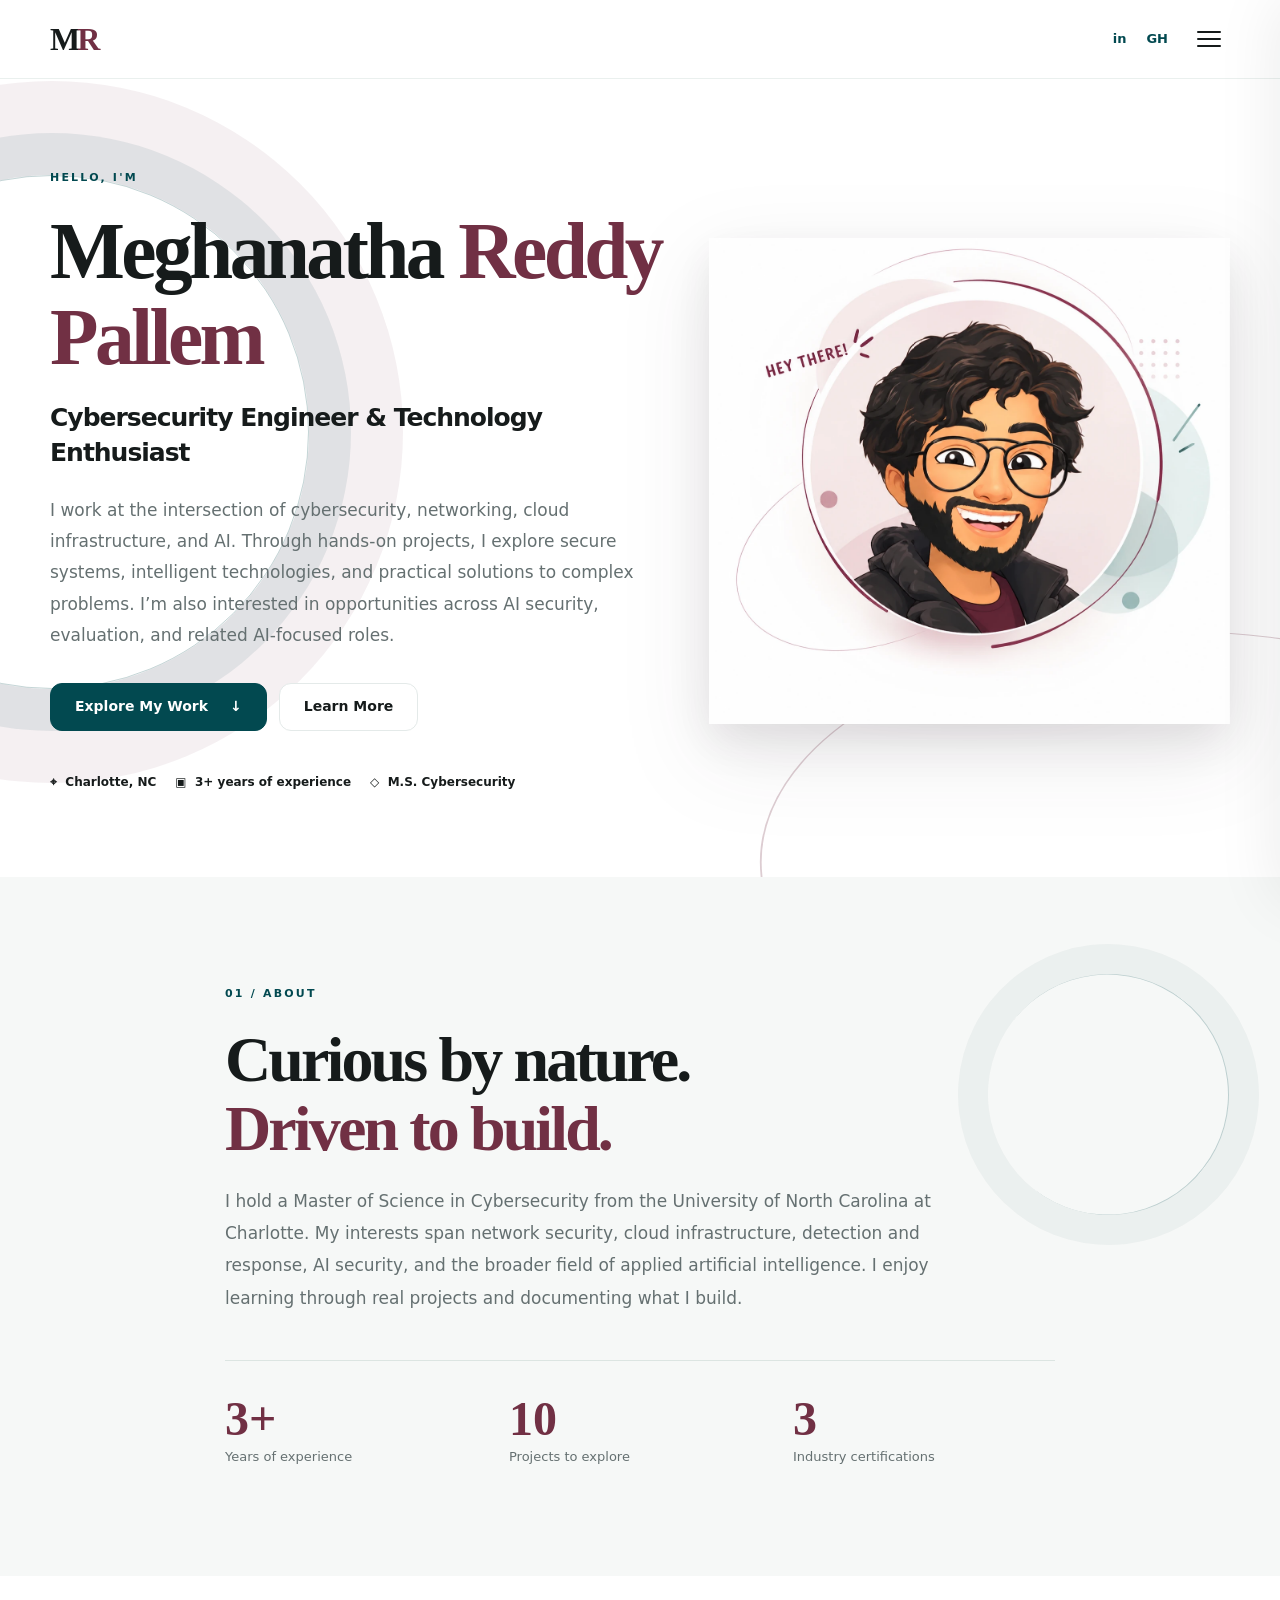
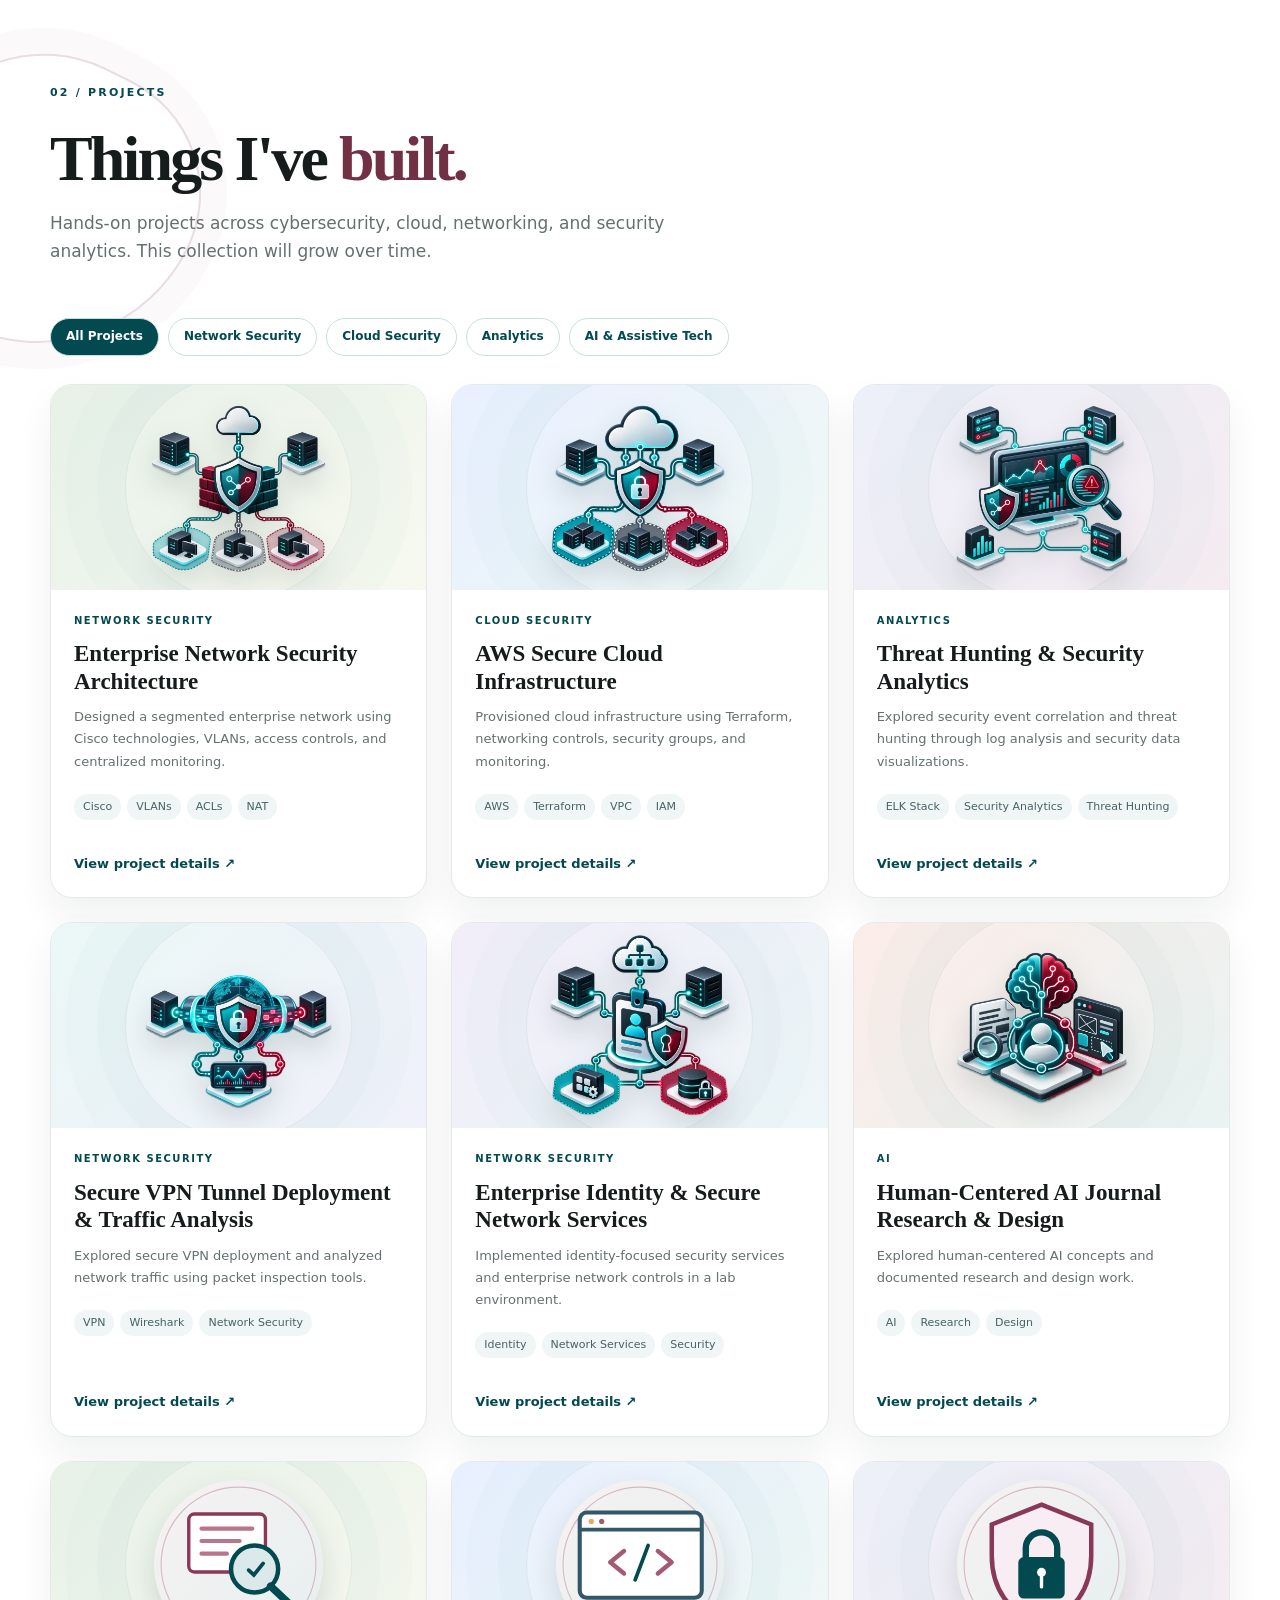
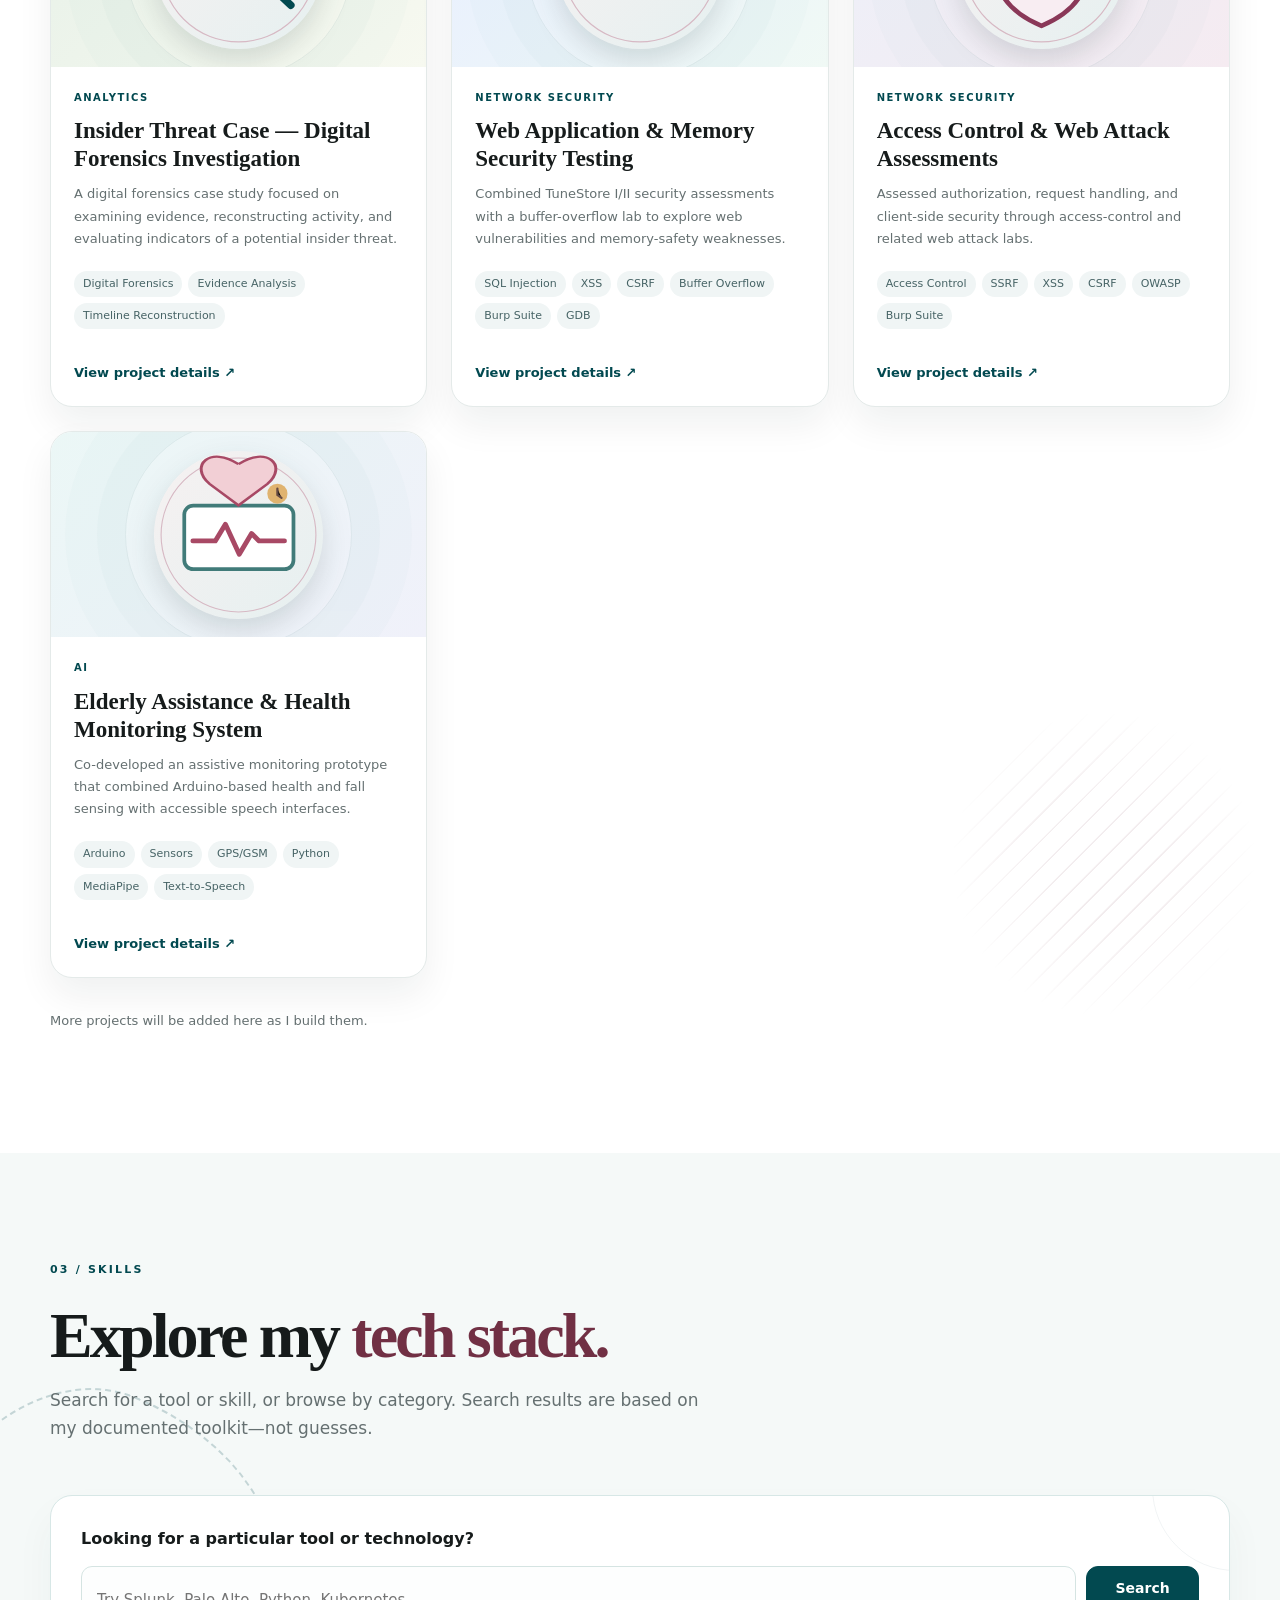
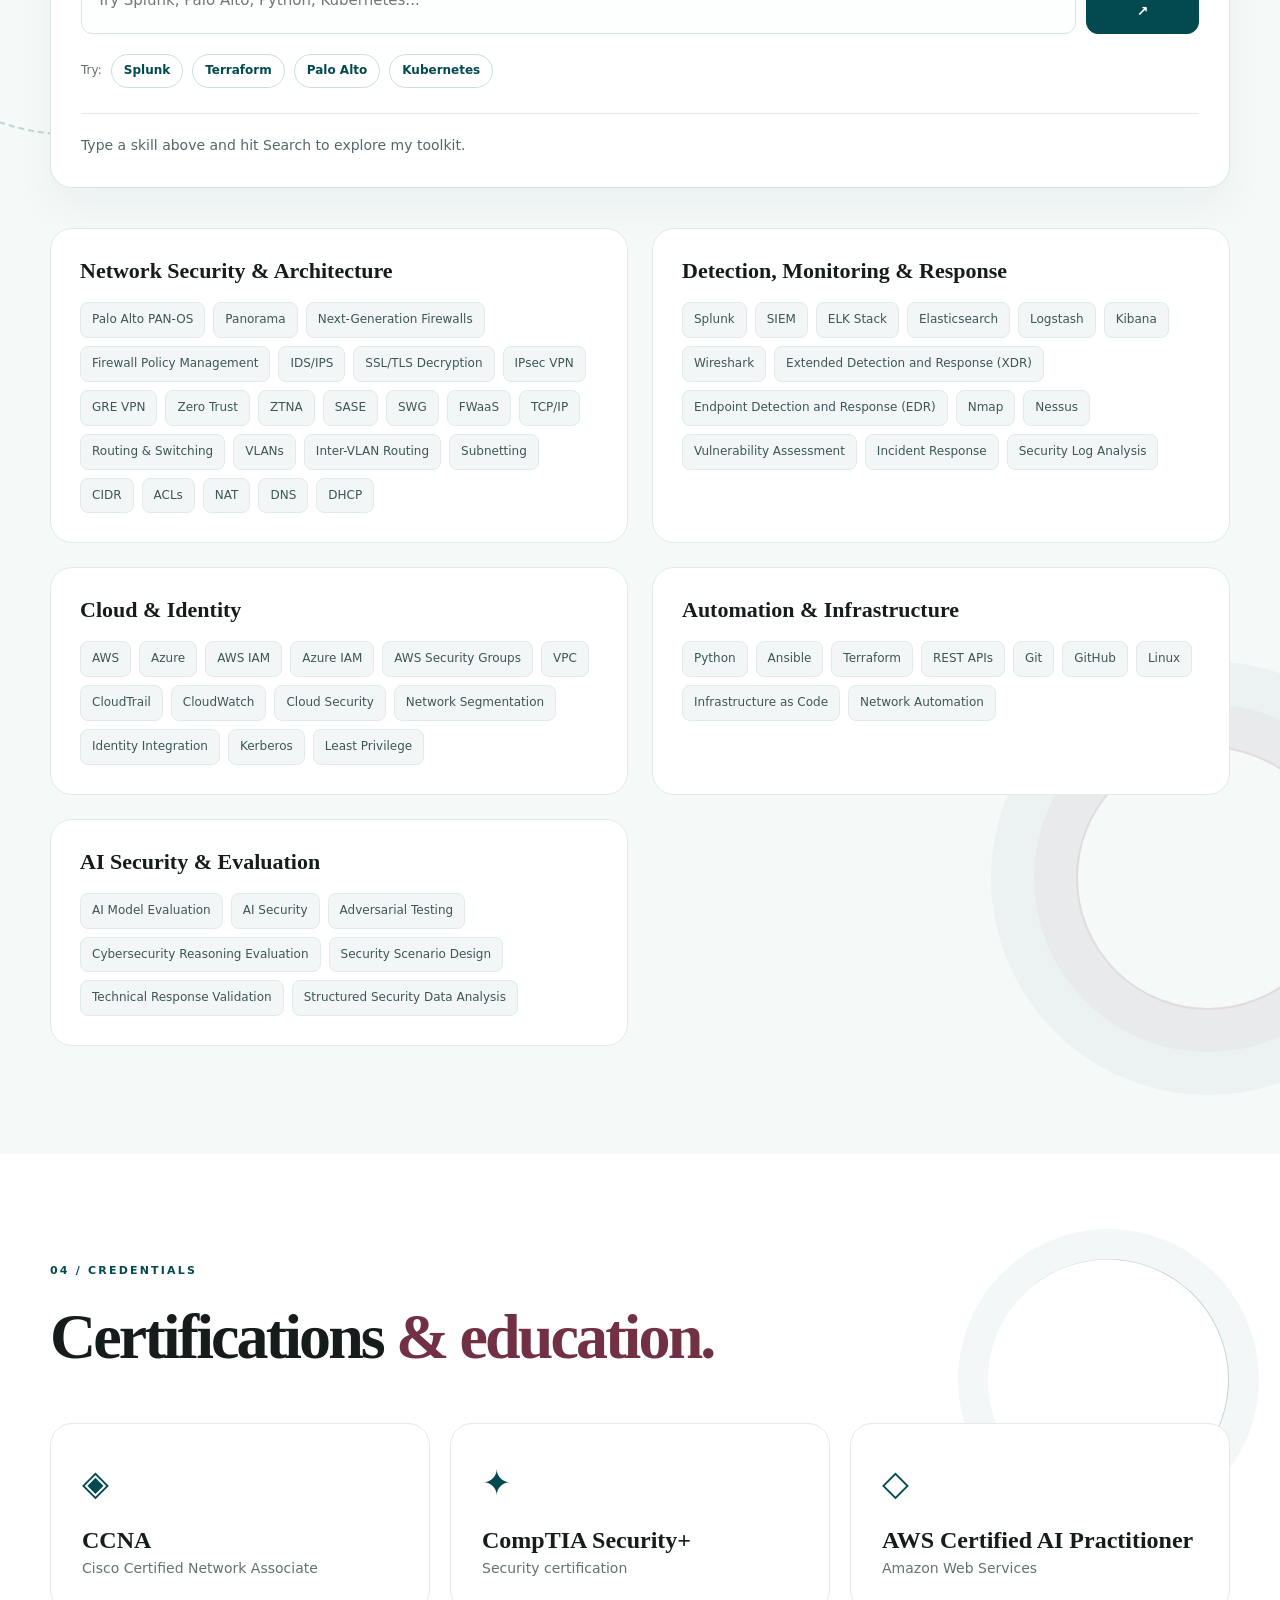
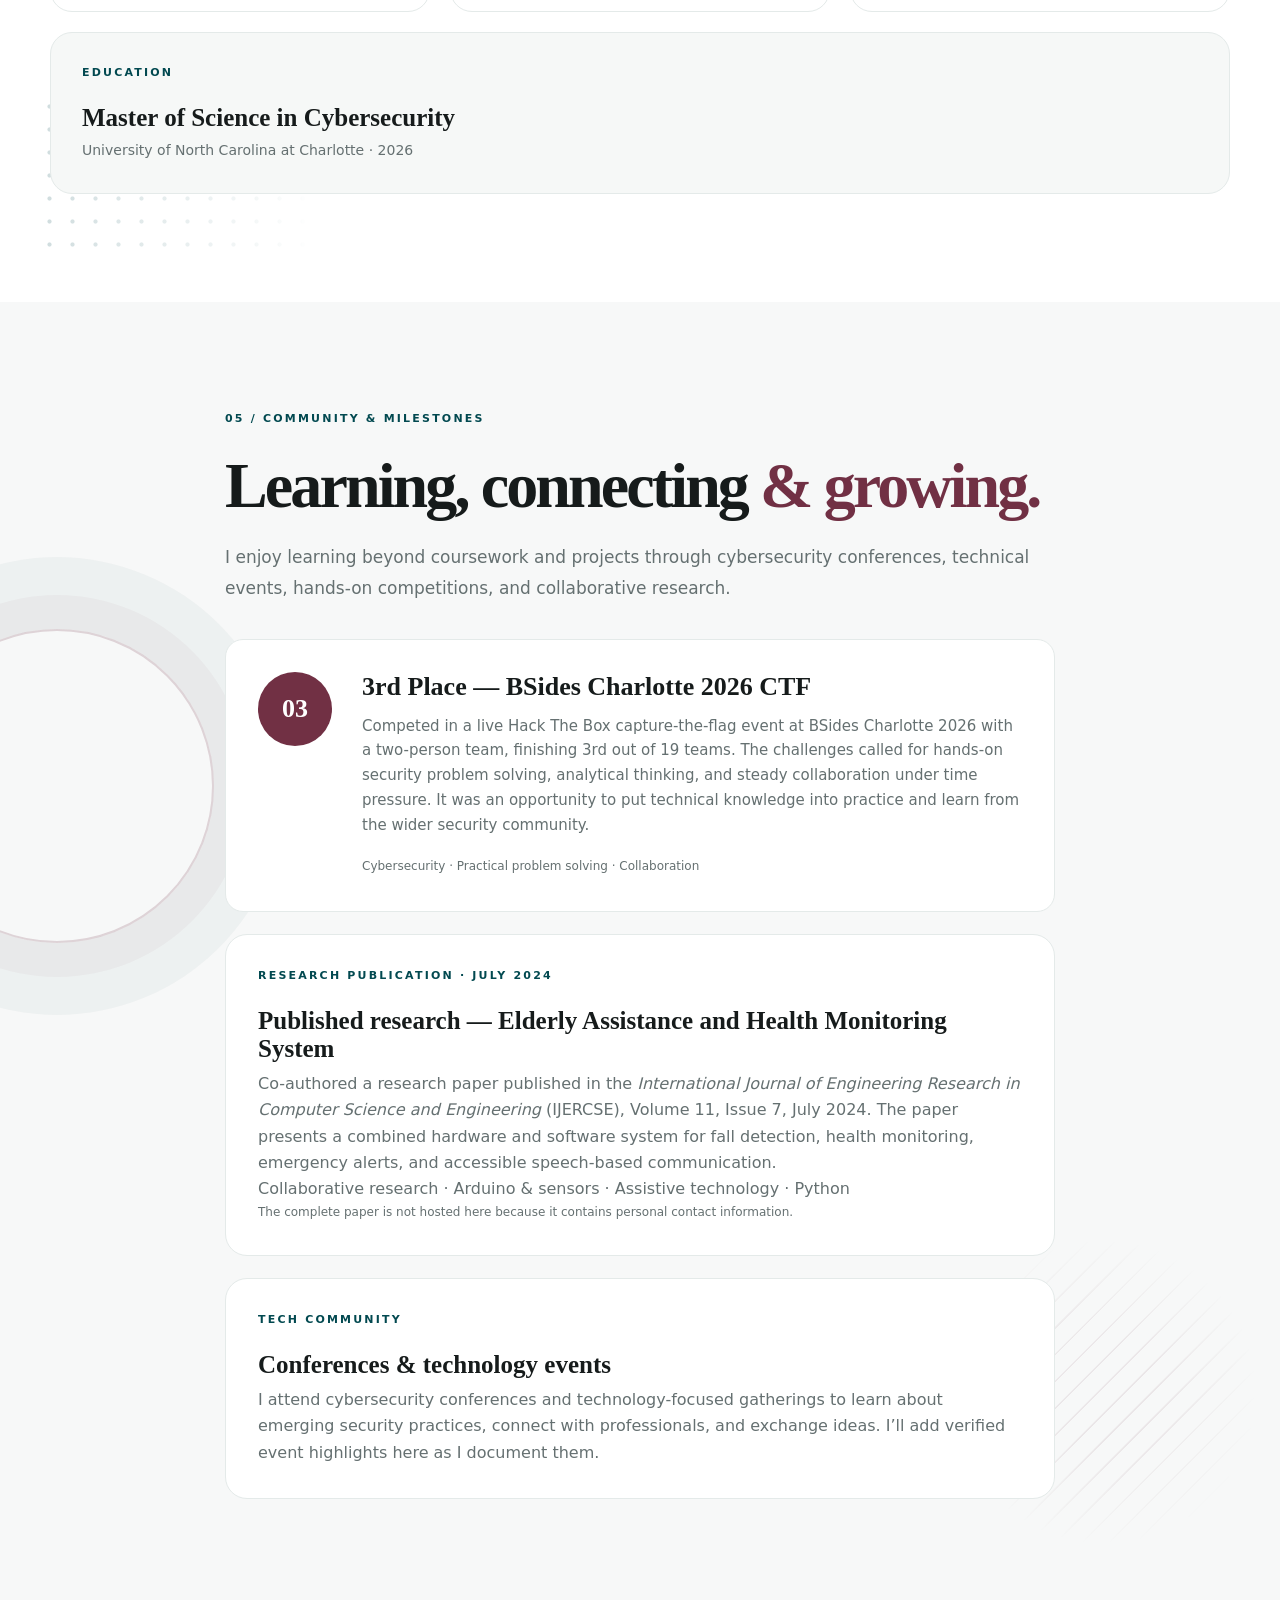
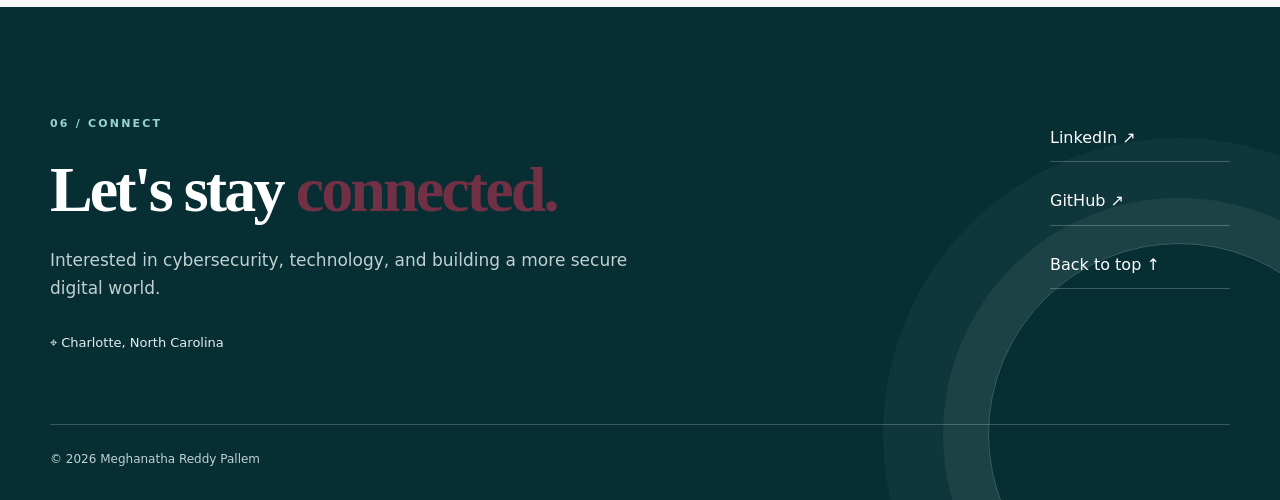
<file: index.html>
<!doctype html>
<html lang="en">
<head>
  <meta charset="utf-8" />
  <meta name="viewport" content="width=device-width, initial-scale=1" />
  <meta name="theme-color" content="#ffffff" />
  <meta name="description" content="Meghanatha Reddy Pallem — Cybersecurity Engineer & Technology Enthusiast. Explore projects in network security, cloud, SIEM and AI security." />
  <title>Meghanatha Reddy Pallem — Cybersecurity & Technology</title>
  <link rel="stylesheet" href="styles.css" />
  <script defer src="project-data.js"></script>
  <script defer src="script.js"></script>
</head>
<body>
  <a class="skip" href="#main">Skip to content</a>
  <header class="header" id="top">
    <div class="header-inner wrap">
      <a class="wordmark" href="#home" aria-label="Meghanatha Reddy Pallem, back to home">M<span>R</span></a>
      <div class="header-actions"><a class="social-icon" href="https://www.linkedin.com/in/meghanatha-reddy-p/" target="_blank" rel="noopener noreferrer" aria-label="LinkedIn">in</a><a class="social-icon" href="https://github.com/Meghanatha002" target="_blank" rel="noopener noreferrer" aria-label="GitHub">GH</a><button class="menu-toggle" id="menu-toggle" type="button" aria-expanded="false" aria-controls="menu-panel" aria-label="Open navigation"><span></span><span></span><span></span></button></div>
    </div>
  </header>
  <div class="menu-backdrop" id="menu-backdrop" hidden></div>
  <nav class="menu-panel" id="menu-panel" aria-label="Main navigation" aria-hidden="true">
    <div class="menu-head"><span class="wordmark">M<span>R</span></span><button class="close-menu" id="close-menu" aria-label="Close navigation">×</button></div>
    <a href="#home">01 <span>Home</span></a><a href="#about">02 <span>About Me</span></a><a href="#projects">03 <span>Projects</span></a><a href="#skills">04 <span>Skills & Tech Stack</span></a><a href="#certifications">05 <span>Certifications</span></a><a href="#achievements">06 <span>Community & Milestones</span></a><a href="#connect">07 <span>Connect</span></a>
    <div class="menu-foot">Charlotte, North Carolina<br/><a href="https://www.linkedin.com/in/meghanatha-reddy-p/" target="_blank" rel="noopener noreferrer">LinkedIn ↗</a> &nbsp; <a href="https://github.com/Meghanatha002" target="_blank" rel="noopener noreferrer">GitHub ↗</a></div>
  </nav>
  <main id="main">
    <section class="hero section" id="home">
      <div class="wrap hero-grid">
        <div class="hero-copy reveal"><span class="eyebrow">HELLO, I'M</span><h1>Meghanatha <em>Reddy Pallem</em></h1><p class="hero-title">Cybersecurity Engineer &amp; Technology Enthusiast</p><p class="hero-description">I work at the intersection of cybersecurity, networking, cloud infrastructure, and AI. Through hands-on projects, I explore secure systems, intelligent technologies, and practical solutions to complex problems. I’m also interested in opportunities across AI security, evaluation, and related AI-focused roles.</p><div class="buttons"><a class="button primary" href="#projects">Explore My Work <span>↓</span></a><a class="button secondary" href="#about">Learn More</a></div><div class="hero-facts"><span>⌖ &nbsp;Charlotte, NC</span><span>▣ &nbsp;3+ years of experience</span><span>◇ &nbsp;M.S. Cybersecurity</span></div></div>
        <div class="hero-visual reveal">
          <div class="avatar-display" aria-label="Illustrated portrait of Meghanatha Reddy Pallem">
            <div class="avatar-depth-shadow" aria-hidden="true"></div>
            <img class="avatar-final-image" src="assets/bitmoji-portrait.webp" alt="Friendly Bitmoji-inspired illustrated portrait of Meghanatha Reddy Pallem with a Hey There greeting" width="1268" height="1152" decoding="async" fetchpriority="high" />
          </div>
        </div>
      </div>
    </section>
    <section class="section about" id="about"><div class="wrap slim reveal"><span class="eyebrow">01 / ABOUT</span><h2>Curious by nature.<br/><em>Driven to build.</em></h2><p>I hold a Master of Science in Cybersecurity from the University of North Carolina at Charlotte. My interests span network security, cloud infrastructure, detection and response, AI security, and the broader field of applied artificial intelligence. I enjoy learning through real projects and documenting what I build.</p><div class="about-metrics"><div><strong>3+</strong><span>Years of experience</span></div><div><strong>10</strong><span>Projects to explore</span></div><div><strong>3</strong><span>Industry certifications</span></div></div></div></section>
    <section class="section projects-section" id="projects"><div class="wrap"><div class="section-heading reveal"><div><span class="eyebrow">02 / PROJECTS</span><h2>Things I've <em>built.</em></h2><p>Hands-on projects across cybersecurity, cloud, networking, and security analytics. This collection will grow over time.</p></div></div><div class="filter-row" id="project-filters" aria-label="Filter projects"><button class="chip active" data-category="All" aria-pressed="true">All Projects</button><button class="chip" data-category="Network Security" aria-pressed="false">Network Security</button><button class="chip" data-category="Cloud Security" aria-pressed="false">Cloud Security</button><button class="chip" data-category="Analytics" aria-pressed="false">Analytics</button><button class="chip" data-category="AI" aria-pressed="false">AI &amp; Assistive Tech</button></div><div class="project-grid" id="project-grid"></div><p class="project-note">More projects will be added here as I build them.</p></div></section>
    <section class="section skills-section" id="skills"><div class="wrap"><div class="section-heading reveal"><div><span class="eyebrow">03 / SKILLS</span><h2>Explore my <em>tech stack.</em></h2><p>Search for a tool or skill, or browse by category. Search results are based on my documented toolkit—not guesses.</p></div></div><div class="skill-search-card reveal"><form id="skill-form" class="skill-form"><label for="skill-query">Looking for a particular tool or technology?</label><div class="skill-search-row"><input id="skill-query" type="search" autocomplete="off" placeholder="Try Splunk, Palo Alto, Python, Kubernetes..."/><button class="button primary" type="submit">Search ↗</button></div></form><div class="search-examples"><span>Try:</span><button type="button" data-try="Splunk">Splunk</button><button type="button" data-try="Terraform">Terraform</button><button type="button" data-try="Palo Alto">Palo Alto</button><button type="button" data-try="Kubernetes">Kubernetes</button></div><div class="search-result" id="skill-result" role="status" aria-live="polite">Type a skill above and hit Search to explore my toolkit.</div></div><div id="skills-categories" class="skills-groups"></div></div></section>
    <section class="section credentials" id="certifications"><div class="wrap"><div class="section-heading reveal"><div><span class="eyebrow">04 / CREDENTIALS</span><h2>Certifications <em>&amp; education.</em></h2></div></div><div class="credential-grid"><article class="credential-card"><span class="credential-icon">◈</span><h3>CCNA</h3><p>Cisco Certified Network Associate</p></article><article class="credential-card"><span class="credential-icon">✦</span><h3>CompTIA Security+</h3><p>Security certification</p></article><article class="credential-card"><span class="credential-icon">◇</span><h3>AWS Certified AI Practitioner</h3><p>Amazon Web Services</p></article></div><div class="education-card"><span class="eyebrow">EDUCATION</span><h3>Master of Science in Cybersecurity</h3><p>University of North Carolina at Charlotte · 2026</p></div></div></section>
    <section class="section achievements" id="achievements"><div class="wrap slim reveal"><span class="eyebrow">05 / COMMUNITY & MILESTONES</span><h2>Learning, connecting <em>&amp; growing.</em></h2><p class="community-intro">I enjoy learning beyond coursework and projects through cybersecurity conferences, technical events, hands-on competitions, and collaborative research.</p><div class="achievement-card"><div class="achievement-medal">03</div><div><h3>3rd Place — BSides Charlotte 2026 CTF</h3><p>Competed in a live Hack The Box capture-the-flag event at BSides Charlotte 2026 with a two-person team, finishing 3rd out of 19 teams. The challenges called for hands-on security problem solving, analytical thinking, and steady collaboration under time pressure. It was an opportunity to put technical knowledge into practice and learn from the wider security community.</p><span class="muted">Cybersecurity · Practical problem solving · Collaboration</span></div></div><div class="community-note publication-card"><span class="eyebrow">RESEARCH PUBLICATION · JULY 2024</span><h3>Published research — Elderly Assistance and Health Monitoring System</h3><p>Co-authored a research paper published in the <em>International Journal of Engineering Research in Computer Science and Engineering</em> (IJERCSE), Volume 11, Issue 7, July 2024. The paper presents a combined hardware and software system for fall detection, health monitoring, emergency alerts, and accessible speech-based communication.</p><p class="publication-meta">Collaborative research · Arduino &amp; sensors · Assistive technology · Python</p><p class="muted">The complete paper is not hosted here because it contains personal contact information.</p></div><div class="community-note"><span class="eyebrow">TECH COMMUNITY</span><h3>Conferences &amp; technology events</h3><p>I attend cybersecurity conferences and technology-focused gatherings to learn about emerging security practices, connect with professionals, and exchange ideas. I’ll add verified event highlights here as I document them.</p></div></div></section>
    <footer class="footer section" id="connect"><div class="wrap footer-inner"><div><span class="eyebrow">06 / CONNECT</span><h2>Let's stay <em>connected.</em></h2><p>Interested in cybersecurity, technology, and building a more secure digital world.</p><span class="footer-location">⌖ Charlotte, North Carolina</span></div><div class="footer-links"><a href="https://www.linkedin.com/in/meghanatha-reddy-p/" target="_blank" rel="noopener noreferrer">LinkedIn ↗</a><a href="https://github.com/Meghanatha002" target="_blank" rel="noopener noreferrer">GitHub ↗</a><a href="#top">Back to top ↑</a></div></div><div class="wrap footer-end"><span>© <span id="year"></span> Meghanatha Reddy Pallem</span></div></footer>
  </main>

  <!-- Project dialog: opens above the current page; content scrolls inside. -->
  <div class="project-modal-backdrop" id="project-modal-backdrop" hidden>
    <section class="project-modal" id="project-modal" role="dialog" aria-modal="true" aria-labelledby="modal-title" tabindex="-1">
      <div class="modal-topbar"><span class="modal-kicker">PROJECT / DEEP DIVE</span><button type="button" class="modal-close" id="modal-close" aria-label="Close project details">×</button></div>
      <div class="modal-scroll" id="modal-scroll"><div id="modal-content"></div></div>
    </section>
  </div>
</body>
</html>
</file>
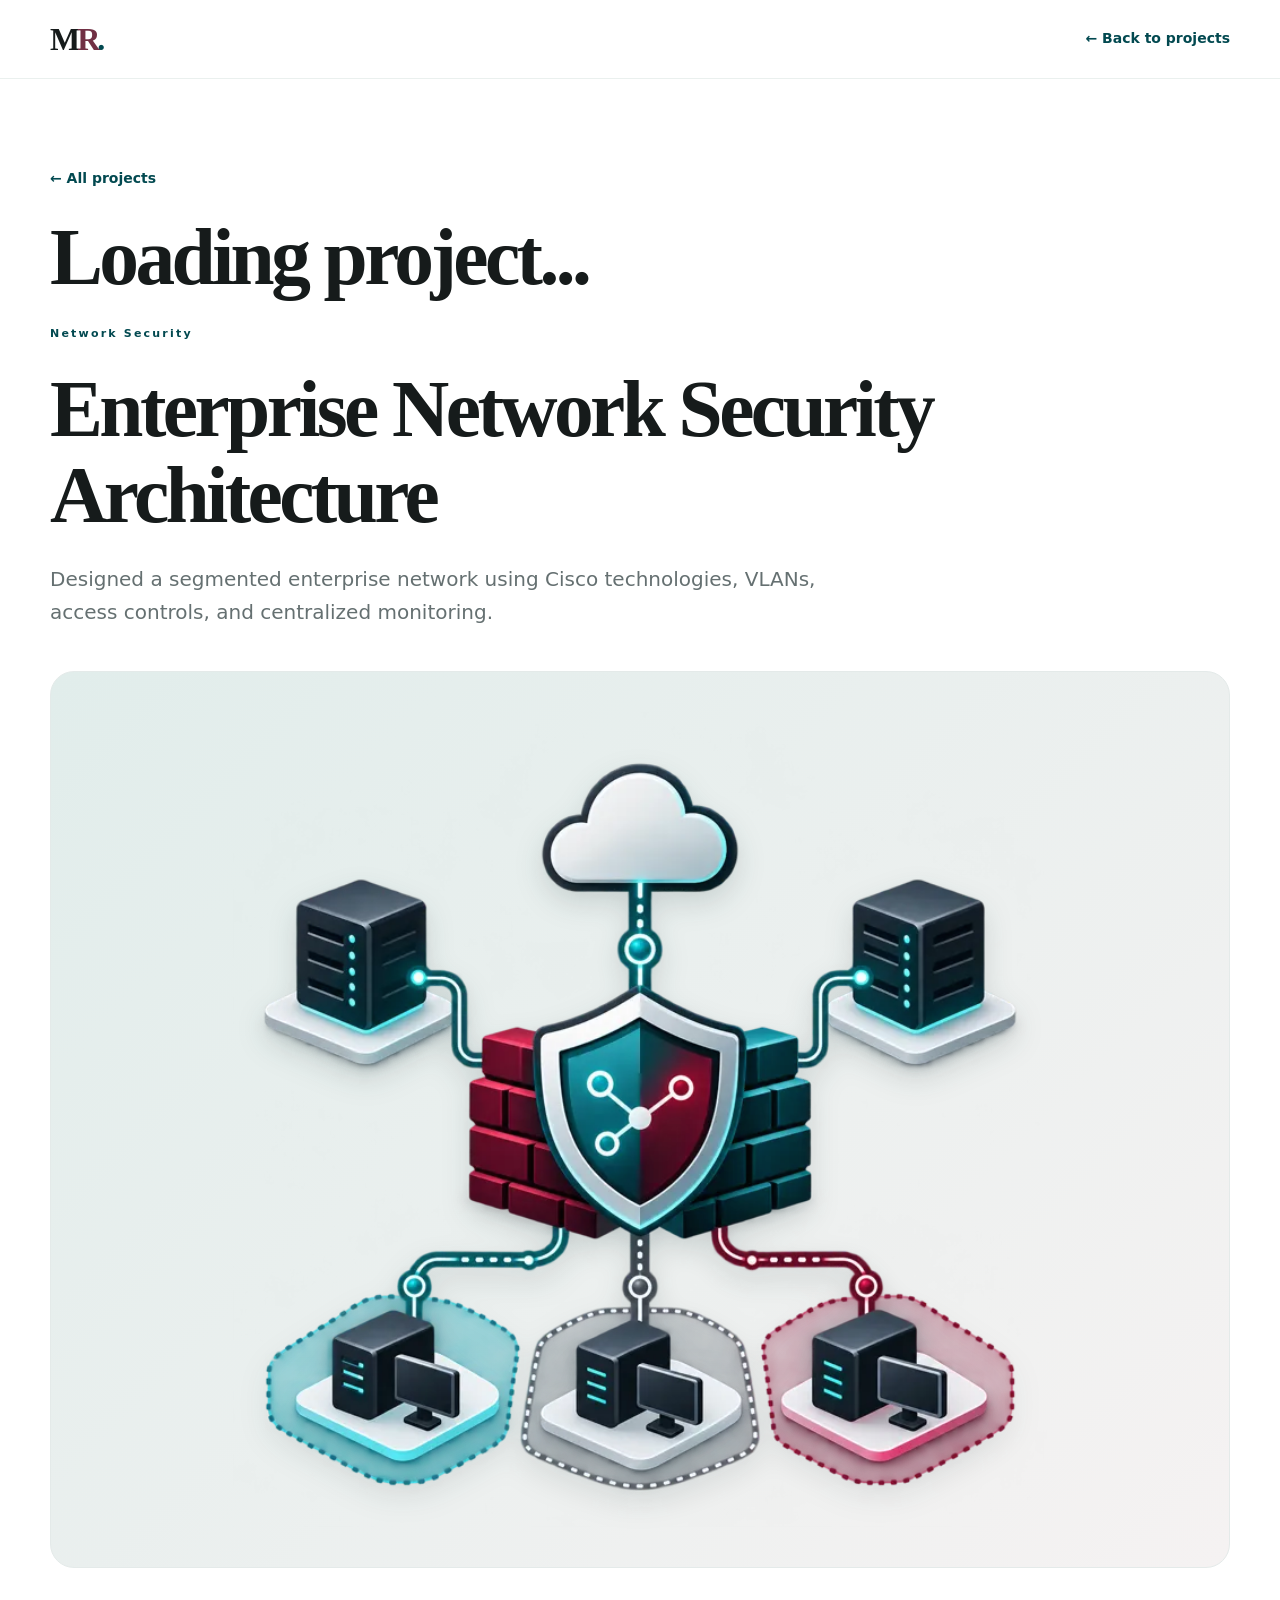
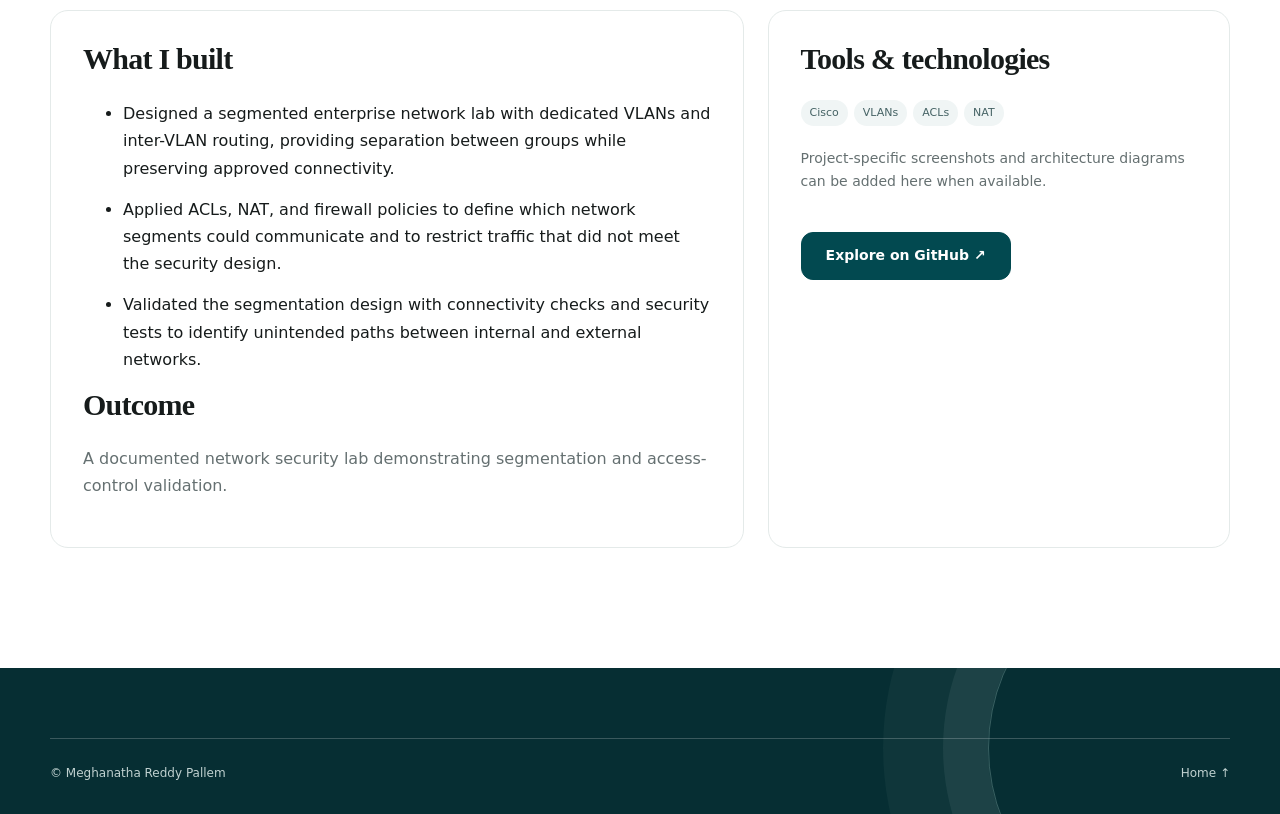
<file: project.html>
<!doctype html><html lang="en"><head><meta charset="utf-8"/><meta name="viewport" content="width=device-width, initial-scale=1"/><title>Project — Meghanatha Reddy Pallem</title><meta name="description" content="Explore project details and technical outcomes."/><link rel="stylesheet" href="styles.css"/><script defer src="project-data.js"></script><script defer src="project-detail.js"></script></head><body><header class="header"><div class="header-inner wrap"><a class="wordmark" href="index.html">M<span>R</span><span class="wordmark-dot">.</span></a><a class="breadcrumb" href="index.html#projects">← Back to projects</a></div></header><main class="project-detail-shell"><div class="wrap"><a href="index.html#projects" class="breadcrumb">← All projects</a><div id="project-detail" aria-live="polite"><h1>Loading project...</h1></div></div></main><footer class="footer"><div class="wrap footer-end"><span>© Meghanatha Reddy Pallem</span><a href="index.html">Home ↑</a></div></footer></body></html>
</file>
<file: styles.css>
:root{--ink:#161b1b;--muted:#657071;--teal:#024950;--wine:#713044;--bg:#fff;--soft:#f6f8f7;--line:#e4eae9;--serif:Georgia,'Times New Roman',serif}*{box-sizing:border-box}html{scroll-behavior:smooth;scroll-padding-top:78px}body{margin:0;background:var(--bg);color:var(--ink);font-family:Inter,ui-sans-serif,system-ui,-apple-system,'Segoe UI',sans-serif;line-height:1.65}a{color:inherit;text-decoration:none}button,input{font:inherit}button{cursor:pointer}button:focus-visible,a:focus-visible,input:focus-visible{outline:3px solid #138f95;outline-offset:3px}.wrap{width:min(1180px,calc(100% - 48px));margin:auto}.slim{max-width:830px}.skip{position:absolute;z-index:100;background:#fff;padding:12px;top:-80px;left:12px}.skip:focus{top:12px}.header{position:sticky;top:0;z-index:20;background:#ffffffec;backdrop-filter:blur(16px);border-bottom:1px solid #eaf0ee}.header-inner{height:78px;display:flex;align-items:center;justify-content:space-between}.wordmark{font:700 32px var(--serif);letter-spacing:-3px}.wordmark span{color:var(--wine)}.wordmark .wordmark-dot{color:var(--teal)}.header-actions{display:flex;align-items:center;gap:20px}.social-icon{font-size:13px;font-weight:800;color:var(--teal)}.menu-toggle,.close-menu{width:42px;height:42px;background:transparent;border:0;display:flex;flex-direction:column;align-items:center;justify-content:center;gap:5px}.menu-toggle span{height:2px;width:24px;background:var(--ink);border-radius:2px}.menu-backdrop{position:fixed;inset:0;background:#081f2280;z-index:29}.menu-panel{position:fixed;z-index:30;right:0;top:0;bottom:0;width:min(380px,100%);background:#fff;padding:28px 30px;transform:translateX(105%);transition:transform .32s ease;box-shadow:-22px 0 60px #031a1a14;overflow-y:auto}.menu-panel.open{transform:translateX(0)}.menu-head{display:flex;justify-content:space-between;align-items:center;margin-bottom:28px}.close-menu{font-size:32px}.menu-panel>a{display:flex;gap:26px;border-bottom:1px solid var(--line);padding:14px 4px;color:var(--muted);font-size:13px}.menu-panel>a span{font-size:17px;font-weight:650;color:var(--ink)}.menu-panel>a:hover span{color:var(--teal)}.menu-foot{padding-top:36px;color:var(--muted);font-size:14px}.menu-foot a{color:var(--teal)}.section{padding:108px 0}.hero{padding:90px 0 84px;overflow:hidden}.hero-grid{display:grid;grid-template-columns:1.08fr .92fr;align-items:center;gap:48px;min-height:530px}.eyebrow{display:block;color:var(--teal);font-weight:800;letter-spacing:3px;font-size:11px;margin-bottom:22px}h1,h2,h3,p{margin-top:0}h1,h2{font-family:var(--serif);letter-spacing:-.045em;line-height:1.08}h1{font-size:clamp(50px,6.2vw,89px);margin-bottom:19px}h1 em,h2 em{color:var(--wine);font-style:normal}.hero-title{font-size:clamp(18px,2.2vw,25px);font-weight:650;letter-spacing:-.04em;line-height:1.4}.hero-description,.section-heading p,.about p,.footer p{font-size:17px;color:var(--muted);max-width:620px}.buttons{display:flex;gap:12px;flex-wrap:wrap;margin:31px 0 42px}.button{display:inline-flex;align-items:center;justify-content:center;gap:22px;min-height:48px;padding:10px 24px;border-radius:12px;font-weight:700;font-size:14px;transition:transform .2s,background .2s}.button:hover{transform:translateY(-2px)}.primary{background:var(--teal);color:#fff;border:1px solid var(--teal)}.secondary{background:#fff;border:1px solid var(--line)}.hero-facts{display:flex;gap:19px;flex-wrap:wrap;font-size:12px;font-weight:650;color:var(--ink)}.hero-visual{position:relative;min-height:485px;display:flex;align-items:center;justify-content:center}.avatar-halo{position:absolute;width:95%;aspect-ratio:1;border-radius:50%;background:radial-gradient(circle at 48% 40%,#d8eaeb 0,#eaf1ef 45%,#fff 73%)}.avatar-frame{position:relative;width:min(430px,88%);aspect-ratio:4/4.6;overflow:hidden;border-radius:47% 47% 25px 25px;box-shadow:0 35px 70px #0249501a;animation:float 5s ease-in-out infinite;transition:transform .2s}.portrait{width:100%;height:100%;object-fit:cover;object-position:center top}.avatar-note{position:absolute;left:14px;top:25px;background:#ffffffdf;border:1px solid #ffffffd9;border-radius:12px;padding:11px 14px;display:flex;flex-direction:column;transform:rotate(-7deg);font-size:10px;font-weight:800;letter-spacing:2px;color:var(--teal)}.avatar-label{position:absolute;bottom:6px;right:0;font-size:11px;color:var(--muted);background:#fff;padding:8px 12px;border-radius:10px;border:1px solid var(--line)}@keyframes float{0%,100%{translate:0 0}50%{translate:0 -10px}}.about{background:var(--soft)}.about h2,.section-heading h2,.footer h2,.achievements h2{font-size:clamp(42px,5vw,70px);margin-bottom:22px}.about p{max-width:740px;line-height:1.9}.about-metrics{border-top:1px solid #dce5e2;margin-top:46px;padding-top:30px;display:grid;grid-template-columns:repeat(3,1fr);gap:22px}.about-metrics div{display:flex;flex-direction:column}.about-metrics strong{font:700 48px var(--serif);color:var(--wine)}.about-metrics span{font-size:13px;color:var(--muted)}.section-heading{display:flex;justify-content:space-between;align-items:end;margin-bottom:36px}.section-heading h2{margin-bottom:16px}.section-heading p{max-width:670px}.filter-row{display:flex;flex-wrap:wrap;gap:9px;margin-bottom:28px}.chip,.search-examples button{background:#fff;color:var(--teal);border:1px solid #c9dfdf;border-radius:50px;padding:8px 15px;font-size:12px;font-weight:700}.chip.active,.chip:hover{background:var(--teal);color:#fff}.project-grid{display:grid;grid-template-columns:repeat(3,minmax(0,1fr));gap:24px}.project-card{border:1px solid var(--line);border-radius:18px;overflow:hidden;background:#fff;box-shadow:0 18px 36px #091f2010;display:flex;flex-direction:column;transition:transform .2s,box-shadow .2s}.project-card:hover{transform:translateY(-4px);box-shadow:0 20px 45px #091f2020}.project-visual{height:195px;display:flex;align-items:center;justify-content:center;position:relative;overflow:hidden;background:linear-gradient(145deg,#d5e8e7,#f2f6f4)}.project-visual:before{content:'';width:225px;height:225px;border:1px solid #62959860;border-radius:50%;box-shadow:0 0 0 28px #36868713,0 0 0 60px #1b727b0d;position:absolute}.project-symbol{position:relative;font-size:72px;color:var(--teal);font-family:var(--serif)}.project-card:nth-child(3n+2) .project-visual{background:linear-gradient(140deg,#e5e6ed,#d8e7e8)}.project-card:nth-child(3n+3) .project-visual{background:linear-gradient(140deg,#f0e8e7,#dce9e8)}.project-body{padding:23px;display:flex;flex-direction:column;flex:1}.project-category{color:var(--teal);font-size:10px;letter-spacing:1.5px;text-transform:uppercase;font-weight:800}.project-body h3{font:700 23px/1.2 var(--serif);margin:11px 0}.project-body p{font-size:13px;color:var(--muted);line-height:1.7}.tags{display:flex;flex-wrap:wrap;gap:6px;margin:8px 0 21px}.tags span{border-radius:30px;padding:4px 9px;background:#f0f5f5;color:#466365;font-size:11px}.project-link{margin-top:auto;color:var(--teal);font-size:13px;font-weight:800}.project-note{margin-top:32px;color:var(--muted);font-size:13px}.skills-section{background:#f5f9f8}.skill-search-card{border:1px solid #d7e7e6;background:#fff;border-radius:22px;padding:30px;box-shadow:0 20px 40px #0b41400b}.skill-form label{font-weight:700;display:block;margin-bottom:14px}.skill-search-row{display:flex;gap:10px}.skill-search-row input{width:100%;min-width:0;border:1px solid #d5e4e2;background:#fdfefe;padding:15px;border-radius:11px;font-size:15px}.search-examples{display:flex;align-items:center;flex-wrap:wrap;gap:9px;margin-top:20px}.search-examples span{font-size:12px;color:var(--muted)}.search-examples button{padding:6px 12px}.search-result{margin-top:25px;border-top:1px solid var(--line);padding-top:20px;font-size:14px;color:#53676a}.search-result.found{color:#07574d}.skills-groups{margin-top:40px;display:grid;grid-template-columns:repeat(2,minmax(0,1fr));gap:24px}.skill-group{padding:29px;background:#fff;border:1px solid var(--line);border-radius:16px}.skill-group h3{font:700 22px var(--serif);margin-bottom:18px}.skill-list{display:flex;flex-wrap:wrap;gap:8px}.skill-list span{background:#f3f6f6;border:1px solid #e1eaea;padding:7px 11px;border-radius:8px;color:#3d5657;font-size:12px}.credentials{background:#fff}.credential-grid{display:grid;grid-template-columns:repeat(3,1fr);gap:20px}.credential-card,.education-card{border:1px solid var(--line);border-radius:17px;padding:31px;background:#fff}.credential-icon{font-size:35px;color:var(--teal)}.credential-card h3{font:700 24px var(--serif);margin:14px 0 3px}.credential-card p,.education-card p{font-size:14px;color:var(--muted);margin:0}.education-card{margin-top:20px;background:var(--soft)}.education-card h3{font:700 25px var(--serif);margin-bottom:7px}.achievements{background:#f7f8f8}.achievement-card{display:flex;gap:30px;align-items:start;background:#fff;border:1px solid var(--line);border-radius:18px;padding:32px;margin-top:34px}.achievement-medal{flex:0 0 74px;height:74px;background:var(--wine);border-radius:50%;color:#fff;display:grid;place-items:center;font:700 26px var(--serif)}.achievement-card h3{font:700 26px var(--serif);margin-bottom:12px}.achievement-card p{color:var(--muted);font-size:15px}.muted{color:var(--muted);font-size:12px}.footer{background:#062e33;color:white;padding-bottom:30px}.footer .eyebrow{color:#99d3d2}.footer h2 em{color:#e2c1c8}.footer p{color:#c0d1d0}.footer-inner{display:flex;justify-content:space-between;gap:40px}.footer-location{display:block;margin-top:30px;color:#e1eeee;font-size:13px}.footer-links{display:flex;flex-direction:column;gap:16px;min-width:180px}.footer-links a{border-bottom:1px solid #ffffff3a;padding:10px 0}.footer-end{margin-top:70px;padding-top:25px;border-top:1px solid #ffffff35;display:flex;justify-content:space-between;gap:15px;color:#c0d1d0;font-size:12px}.reveal{opacity:1;transform:none}@media(prefers-reduced-motion:no-preference){.reveal.pre-reveal{opacity:0;transform:translateY(18px);transition:opacity .65s ease,transform .65s ease}.reveal.pre-reveal.in-view{opacity:1;transform:none}}@media(max-width:950px){.hero-grid{grid-template-columns:1fr}.hero{padding-top:68px}.hero-visual{min-height:390px;max-width:550px;width:100%;margin:auto}.avatar-frame{max-width:350px}.project-grid{grid-template-columns:repeat(2,minmax(0,1fr))}.hero-facts{gap:16px}}@media(max-width:650px){.wrap{width:min(100% - 32px,1180px)}.section{padding:75px 0}.header-inner{height:65px}.hero{padding-top:44px}.hero-grid{gap:16px}.hero-visual{min-height:355px}.avatar-frame{width:75%;max-width:300px}.avatar-label{font-size:10px;bottom:4px}.hero-facts{font-size:11px}.project-grid,.skills-groups,.credential-grid{grid-template-columns:1fr}.about-metrics{grid-template-columns:repeat(3,1fr);gap:12px}.about-metrics strong{font-size:34px}.about-metrics span{font-size:11px}.skill-search-row{flex-direction:column}.skill-search-card{padding:22px}.achievement-card{padding:20px;gap:17px}.achievement-medal{flex-basis:53px;height:53px;font-size:20px}.footer-inner,.footer-end{flex-direction:column}.footer-end{margin-top:50px}.section-heading h2,.about h2,.achievements h2,.footer h2{font-size:44px}}@media(prefers-reduced-motion:reduce){html{scroll-behavior:auto}*,*:before,*:after{animation:none!important;transition:none!important}}

/* Refinements: lighter burgundy, comfortable whitespace, fully clickable cards */
.hero h1 em,.about h2 em,.section-heading h2 em,.footer h2 em{color:var(--wine)}
.hero-description{max-width:610px;line-height:1.85}
.project-card{position:relative;cursor:pointer}
.project-overlay{position:absolute;inset:0;z-index:1}
.project-link{position:relative;z-index:2;pointer-events:none}
.project-card:focus-within{outline:3px solid #168189;outline-offset:3px}
.project-card:hover .project-link{color:var(--wine)}
.community-intro{color:var(--muted);font-size:17px;line-height:1.85}
.community-note{border:1px solid var(--line);border-radius:18px;padding:32px;margin-top:22px;background:#fff}
.community-note h3{font:700 25px var(--serif);margin:0 0 8px}
.community-note p{margin-bottom:0;color:var(--muted)}
.project-detail-shell{padding:86px 0 120px;min-height:78vh}
.breadcrumb{color:var(--teal);font-size:14px;font-weight:700}
.project-detail-shell h1{max-width:900px;margin:24px 0}
.project-detail-shell .lead{max-width:800px;font-size:20px;color:var(--muted)}
.project-hero-visual{margin:42px 0;min-height:260px;background:linear-gradient(135deg,#e1edeb,#f5f2f2);border:1px solid var(--line);border-radius:24px;display:grid;place-items:center;font-size:100px;color:var(--teal)}
.project-detail-grid{display:grid;grid-template-columns:1.5fr 1fr;gap:24px}
.detail-card{padding:32px;border:1px solid var(--line);border-radius:18px;background:#fff}
.detail-card h2{font-size:30px;letter-spacing:-.025em}
.detail-card li{margin-bottom:14px;line-height:1.7}
.detail-card p{color:var(--muted)}
.project-detail-shell .button{margin-top:24px}
.project-gallery-note{font-size:14px;color:var(--muted);margin-top:18px}
@media(max-width:700px){.project-detail-grid{grid-template-columns:1fr}.project-detail-shell{padding:55px 0 80px}.project-hero-visual{min-height:200px}}

/* V3: slightly deeper burgundy, delicate decorative linework, and modal project details */
.hero,.about,.projects-section,.skills-section,.credentials,.achievements{position:relative;isolation:isolate}
.hero::before{content:"";position:absolute;z-index:-1;left:-16vw;top:12%;width:40vw;height:40vw;min-width:320px;min-height:320px;border-radius:50%;border:1px solid rgba(2,73,80,.07);box-shadow:0 0 0 42px rgba(2,73,80,.024),0 0 0 94px rgba(113,48,68,.015);pointer-events:none}
.hero::after{content:"";position:absolute;z-index:-1;right:-10vw;bottom:-17vw;width:36vw;height:36vw;border:1px solid rgba(113,48,68,.085);border-radius:50%;transform:scaleX(1.8) rotate(-25deg);pointer-events:none}
.about::before,.credentials::before{content:"";position:absolute;z-index:-1;right:4%;top:14%;width:160px;height:160px;border-top:1px solid rgba(2,73,80,.12);border-right:1px solid rgba(2,73,80,.12);border-radius:50%;transform:rotate(38deg);pointer-events:none}
.projects-section::after,.achievements::before{content:"";position:absolute;z-index:-1;right:2%;bottom:5%;height:185px;width:185px;background:repeating-linear-gradient(135deg,transparent 0 17px,rgba(113,48,68,.035) 18px 19px);mask-image:radial-gradient(circle,#000 25%,transparent 74%);pointer-events:none}
.skill-search-card{position:relative;overflow:hidden}.skill-search-card::before{content:"";position:absolute;width:165px;height:165px;border:1px solid rgba(2,73,80,.06);border-radius:50%;right:-90px;top:-92px;pointer-events:none}
.project-card{cursor:pointer}.project-card:focus-visible{outline:3px solid var(--teal);outline-offset:4px}
.project-open{margin-top:auto;padding:12px 0 0;border:0;background:transparent;color:var(--teal);font-size:13px;text-align:left;font-weight:800}.project-open:hover{text-decoration:underline}
.project-overlay,.project-link{display:none!important}
body.modal-active{overflow:hidden}
.project-modal-backdrop[hidden]{display:none!important}
.project-modal-backdrop{position:fixed;inset:0;z-index:90;background:rgba(7,26,27,.40);backdrop-filter:blur(10px);-webkit-backdrop-filter:blur(10px);display:grid;place-items:center;padding:28px;animation:modal-fade .2s ease}
.project-modal{width:min(850px,100%);height:min(840px,calc(100dvh - 56px));max-height:calc(100dvh - 56px);background:#fff;border-radius:24px;box-shadow:0 30px 100px rgba(2,25,26,.28);display:flex;flex-direction:column;overflow:hidden;animation:modal-rise .24s ease}
.modal-topbar{padding:16px 28px;border-bottom:1px solid var(--line);display:flex;justify-content:space-between;align-items:center;flex-shrink:0}
.modal-kicker{font-size:10px;letter-spacing:.18em;font-weight:800;color:var(--teal)}
.modal-close{border:1px solid var(--line);background:#fff;border-radius:50%;height:42px;width:42px;font-size:28px;line-height:1;color:var(--ink)}.modal-close:hover{background:var(--soft)}
.modal-scroll{overflow-y:auto;overscroll-behavior:contain;padding:42px clamp(22px,5vw,65px) 54px;scrollbar-gutter:stable;flex:1}
.modal-scroll h2{font-size:clamp(31px,4vw,49px);margin-bottom:16px}.modal-lead{font-size:17px;color:var(--muted);max-width:700px}
.modal-project-art{margin:29px 0 34px;min-height:210px;border:1px solid #d9e9e7;border-radius:20px;background:radial-gradient(circle at 70% 30%,rgba(113,48,68,.07),transparent 50%),linear-gradient(135deg,#e4f0ee,#f7f9f8);display:grid;place-items:center;position:relative;overflow:hidden}
.modal-project-art::after{content:"";position:absolute;width:250px;height:250px;border:1px solid rgba(2,73,80,.17);border-radius:50%;box-shadow:0 0 0 45px rgba(2,73,80,.04),0 0 0 95px rgba(2,73,80,.025)}.modal-project-art span{font-size:100px;color:var(--teal);z-index:1}
.modal-detail{margin:30px 0}.modal-detail h3{font:700 27px var(--serif);margin-bottom:15px}.modal-detail ul{padding-left:21px;color:var(--muted)}.modal-detail li{margin-bottom:12px}.modal-detail p{color:var(--muted)}.modal-image-note{border-left:3px solid rgba(113,48,68,.38);padding-left:15px;color:var(--muted);font-size:13px}.modal-actions{padding-top:20px;margin-top:28px;border-top:1px solid var(--line)}
@keyframes modal-fade{from{opacity:0}to{opacity:1}}@keyframes modal-rise{from{opacity:.4;transform:translateY(15px) scale(.985)}to{opacity:1;transform:translateY(0) scale(1)}}
@media(max-width:650px){.project-modal-backdrop{padding:10px}.project-modal{height:calc(100dvh - 20px);max-height:calc(100dvh - 20px);border-radius:17px}.modal-scroll{padding:28px 23px 42px}.modal-topbar{padding:12px 20px}.modal-project-art{min-height:170px}}
@media(prefers-reduced-motion:reduce){.project-modal-backdrop,.project-modal{animation:none}}


/* V4: friendly, legible illustrated project icons */
.project-visual{height:205px;background:linear-gradient(145deg,#eef7f2,#f6eef0)}
.project-visual::before{opacity:.34}
.project-icon-image{position:relative;z-index:1;width:76%;height:91%;object-fit:contain;filter:drop-shadow(0 12px 14px rgba(16,39,42,.14));transition:transform .3s cubic-bezier(.2,.75,.2,1)}
.project-card:hover .project-icon-image{transform:scale(1.07) rotate(-1deg)}
.project-card:nth-child(6n + 1) .project-visual{background:linear-gradient(135deg,#e7f1e8,#f7f9f0)}
.project-card:nth-child(6n + 2) .project-visual{background:linear-gradient(135deg,#e8efff,#f0f9f5)}
.project-card:nth-child(6n + 3) .project-visual{background:linear-gradient(135deg,#edf0f9,#f5ebf1)}
.project-card:nth-child(6n + 4) .project-visual{background:linear-gradient(135deg,#ebf7f6,#f0f1fa)}
.project-card:nth-child(6n + 5) .project-visual{background:linear-gradient(135deg,#f1edf9,#edf6f8)}
.project-card:nth-child(6n + 6) .project-visual{background:linear-gradient(135deg,#fcece8,#e9f3f2)}
.modal-project-art{min-height:240px;background:linear-gradient(130deg,#f8f2f3,#eaf4f2)}
.modal-project-image{position:relative;z-index:1;width:min(350px,85%);height:220px;object-fit:contain;filter:drop-shadow(0 16px 18px rgba(2,40,43,.13))}

/* V4: low-distraction, but genuinely visible, decorative motifs across the entire site */
.hero,.about,.projects-section,.skills-section,.credentials,.achievements,.footer{position:relative;isolation:isolate;overflow:hidden}
.hero::before{border-color:rgba(2,73,80,.23);box-shadow:0 0 0 42px rgba(2,73,80,.085),0 0 0 94px rgba(113,48,68,.07)}
.hero::after{border-color:rgba(113,48,68,.24)}
.about::before,.credentials::before{width:240px;height:240px;border-color:rgba(2,73,80,.23);box-shadow:0 0 0 30px rgba(2,73,80,.045)}
.projects-section::after,.achievements::before{width:300px;height:300px;opacity:.9;background:repeating-linear-gradient(135deg,transparent 0 17px,rgba(113,48,68,.10) 18px 19px)}
.skills-section::before{content:"";position:absolute;z-index:-1;left:-85px;top:15%;height:350px;width:350px;border:2px dashed rgba(2,73,80,.20);border-radius:43% 57% 61% 39% / 57% 40% 60% 43%;transform:rotate(22deg);pointer-events:none}
.skills-section::after{content:"";position:absolute;z-index:-1;right:-60px;bottom:9%;width:260px;height:260px;border:2px solid rgba(113,48,68,.15);border-radius:50%;box-shadow:0 0 0 42px rgba(113,48,68,.035),0 0 0 85px rgba(2,73,80,.035);pointer-events:none}
.projects-section::before{content:"";position:absolute;z-index:-1;left:-100px;top:80px;width:290px;height:290px;border:2px solid rgba(113,48,68,.16);border-radius:50% 45% 60% 40%;transform:rotate(26deg);box-shadow:0 0 0 26px rgba(113,48,68,.028);pointer-events:none}
.credentials::after{content:"";position:absolute;z-index:-1;left:3%;bottom:5%;width:310px;height:170px;background:radial-gradient(circle,rgba(2,73,80,.19) 1.65px,transparent 2.5px) 0 0 / 23px 23px;mask-image:linear-gradient(90deg,#000,transparent 90%);pointer-events:none}
.achievements::after{content:"";position:absolute;z-index:-1;left:-100px;top:25%;width:310px;height:310px;border:2px solid rgba(113,48,68,.19);border-radius:50%;box-shadow:0 0 0 34px rgba(113,48,68,.045),0 0 0 72px rgba(2,73,80,.038);pointer-events:none}
.footer::before{content:"";position:absolute;z-index:-1;right:-90px;bottom:-125px;width:380px;height:380px;border:1px solid rgba(205,241,234,.25);border-radius:50%;box-shadow:0 0 0 45px rgba(217,239,232,.065),0 0 0 105px rgba(217,239,232,.04);pointer-events:none}
/* A warmer, less corporate rhythm while preserving readability */
.eyebrow{letter-spacing:2.2px}.project-card{border-radius:22px}.skill-group,.credential-card,.education-card,.community-note{border-radius:22px}
@media(max-width:700px){.project-icon-image{width:66%}.hero::after,.credentials::after{opacity:.55}}
@media(prefers-reduced-motion:reduce){.project-icon-image{transition:none}}

/* Simplified Bitmoji-style avatar */
.avatar-stage{width:min(430px,100%);aspect-ratio:460/500;position:relative;display:grid;place-items:center;overflow:visible}
.avatar-art{width:100%;height:100%;overflow:visible;filter:drop-shadow(0 16px 22px #083b3614);animation:avatar-idle 6s ease-in-out infinite}
.avatar-orbit{position:absolute;border:1px solid #0249502b;border-radius:50%;width:95%;aspect-ratio:1;z-index:-1;pointer-events:none}.orbit-one{transform:rotate(22deg) scaleX(.9)}.orbit-two{width:108%;transform:rotate(-22deg) scaleX(.95);border-color:#8b3f582f}
.avatar-side-note{position:absolute;left:0;top:24%;transform:rotate(-12deg);font-size:12px;letter-spacing:.15em;font-weight:800;color:var(--wine)}.avatar-side-note span{font-size:24px}
.eye-open{opacity:1;animation:eye-open-cycle 6.4s infinite}.eye-closed{opacity:0;animation:eye-closed-cycle 6.4s infinite}
.hero-visual .avatar-label,.avatar-actions{display:none!important}
@keyframes avatar-idle{0%,100%{translate:0 2px}50%{translate:0 -8px}}
@keyframes eye-open-cycle{0%,44%,48%,76%,80%,100%{opacity:1}45%,47%,77%,79%{opacity:0}}
@keyframes eye-closed-cycle{0%,44%,48%,76%,80%,100%{opacity:0}45%,47%,77%,79%{opacity:1}}
@media(max-width:650px){.avatar-stage{max-width:320px}.avatar-side-note{font-size:10px;left:2%;top:26%}}
@media(prefers-reduced-motion:reduce){.avatar-art,.eye-open,.eye-closed{animation:none!important}}

/* V8: Approved static illustration with stronger pop-out depth and more visible motion. */
.avatar-display { position:relative; width:min(530px,100%); margin-inline:auto; isolation:isolate; perspective:1500px; transform-style:preserve-3d; }
.avatar-display::before { content:""; position:absolute; inset:14% 11% 11%; z-index:0; border-radius:50%; background:radial-gradient(circle at 50% 42%, rgba(255,255,255,.96) 0%, rgba(244,236,239,.92) 42%, rgba(225,238,237,.74) 66%, rgba(255,255,255,0) 78%); filter:blur(16px); transform:translateZ(-30px) scale(1.02); animation:portrait-glow 4.8s ease-in-out infinite; }
.avatar-final-image { display:block; width:100%; height:auto; position:relative; z-index:2; transform-origin:50% 54%; transform-style:preserve-3d; will-change:transform,filter; filter:drop-shadow(0 16px 20px rgba(43,28,36,.08)) drop-shadow(0 28px 42px rgba(43,28,36,.10)); animation:portrait-pop 4.8s ease-in-out infinite; transition:filter .35s ease, transform .35s ease; }
.avatar-depth-shadow { position:absolute; z-index:1; left:16%; right:16%; bottom:4%; height:10%; border-radius:50%; background:radial-gradient(ellipse at center, rgba(67,35,47,.24) 0%, rgba(67,35,47,.14) 45%, rgba(67,35,47,0) 75%); filter:blur(24px); animation:portrait-shadow 4.8s ease-in-out infinite; }
.avatar-display:hover .avatar-final-image { filter:drop-shadow(0 20px 28px rgba(43,28,36,.12)) drop-shadow(0 34px 56px rgba(43,28,36,.16)); transform:translate3d(0,-12px,58px) rotateX(10deg) rotateY(-8deg) scale(1.055); }
@keyframes portrait-pop {
  0%,100% { transform:translate3d(0,0,10px) rotateX(3deg) rotateY(-4deg) scale(1.005); }
  25% { transform:translate3d(-4px,-10px,34px) rotateX(7deg) rotateY(5deg) rotateZ(-.6deg) scale(1.026); }
  50% { transform:translate3d(0,-18px,56px) rotateX(11deg) rotateY(-2deg) scale(1.05); }
  75% { transform:translate3d(4px,-10px,34px) rotateX(7deg) rotateY(-7deg) rotateZ(.6deg) scale(1.026); }
}
@keyframes portrait-shadow {
  0%,100% { transform:translateY(0) scale(.92); opacity:.62; }
  50% { transform:translateY(8px) scale(.76); opacity:.38; }
}
@keyframes portrait-glow {
  0%,100% { transform:translate3d(0,0,-30px) scale(1.01); opacity:.8; }
  50% { transform:translate3d(0,-6px,-20px) scale(1.05); opacity:.95; }
}
@media(max-width:650px){ .avatar-display { width:min(395px,100%); } .hero-visual {min-height:unset;} .avatar-final-image,.avatar-depth-shadow,.avatar-display::before { animation-duration:5.2s; } }
@media(prefers-reduced-motion:reduce){ .avatar-final-image,.avatar-depth-shadow,.avatar-display::before { animation:none!important;transform:none!important; } }
</file>
